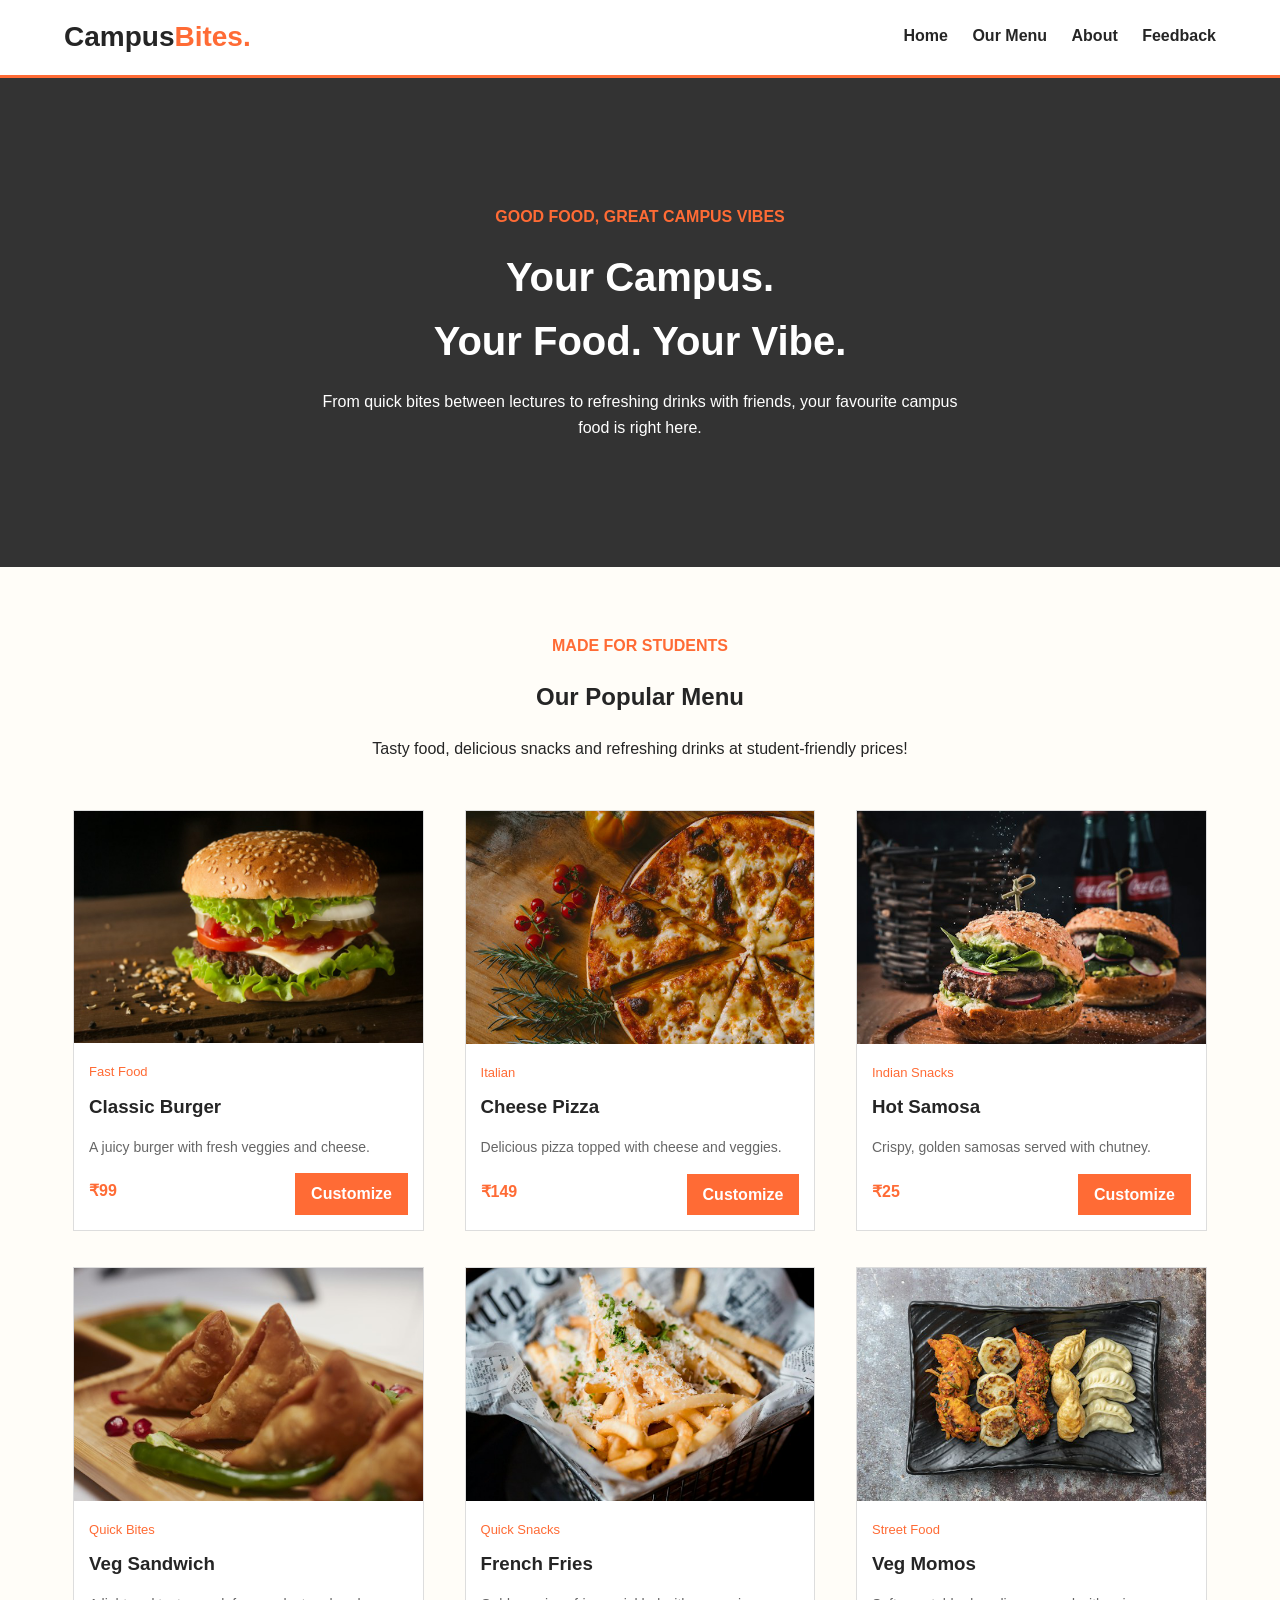
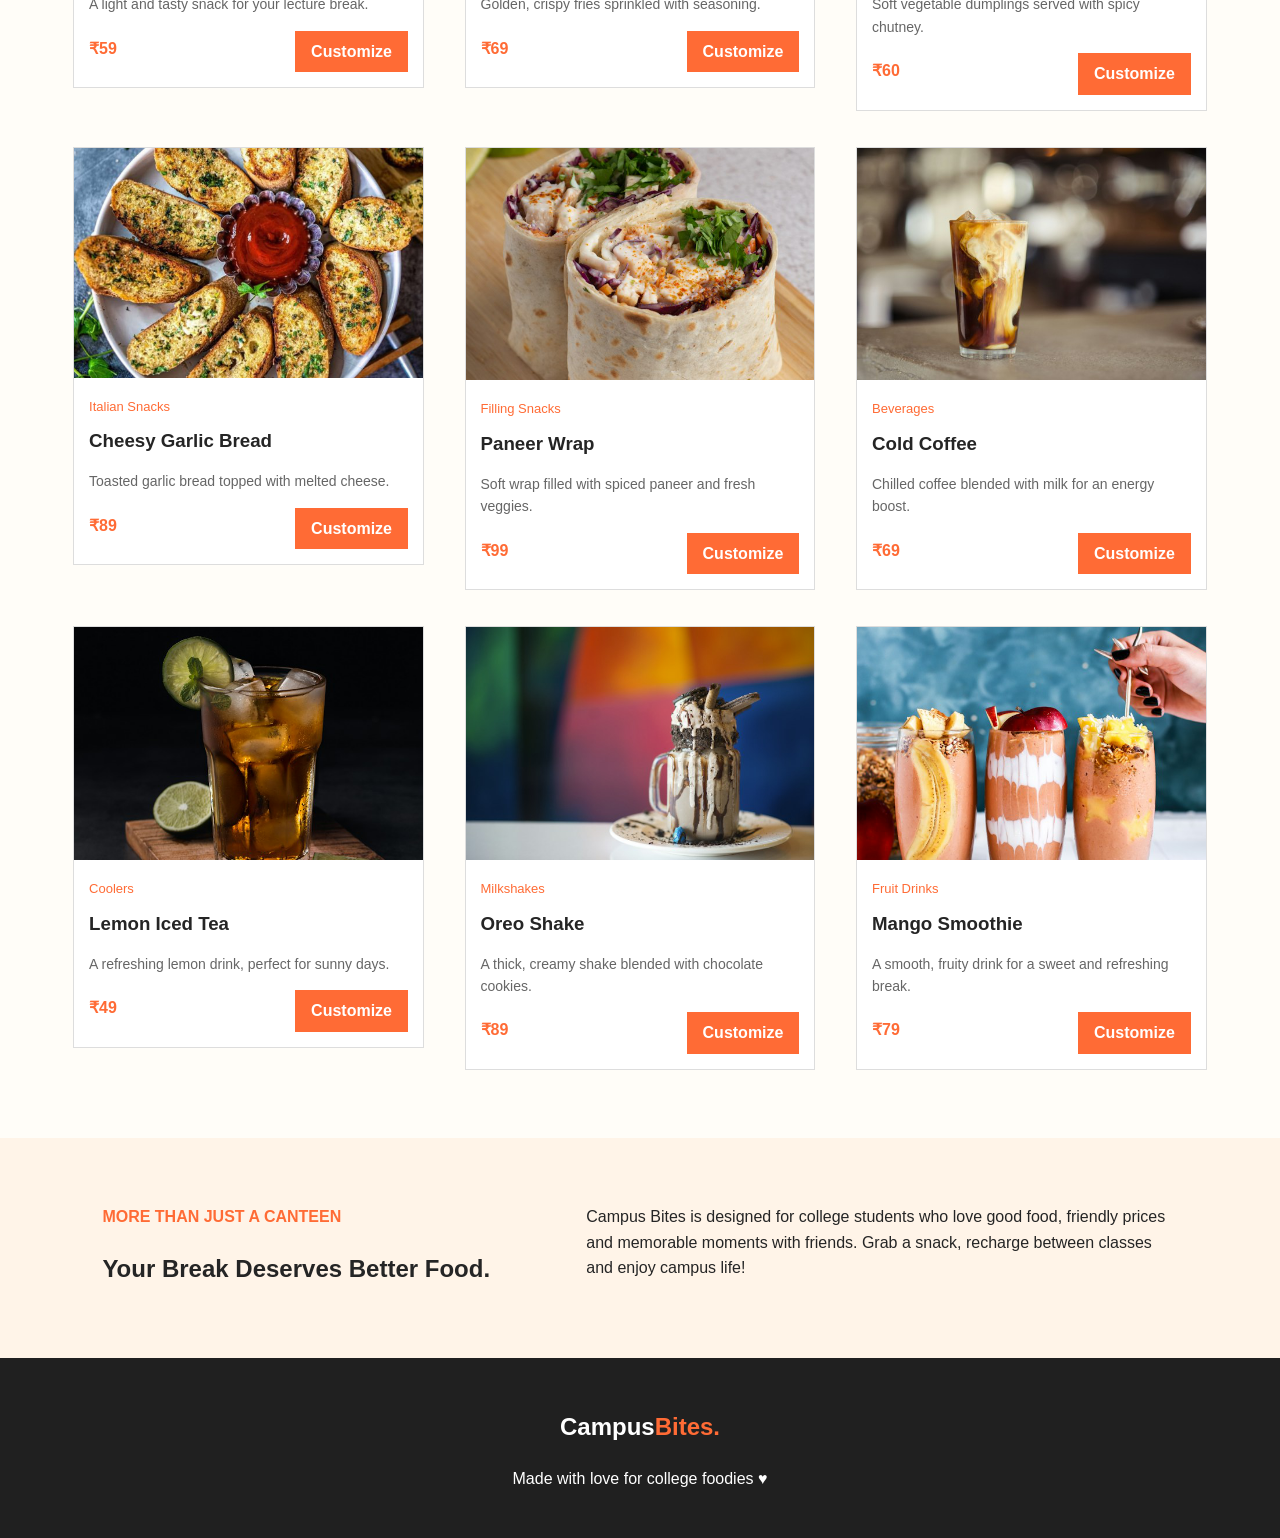
<file: campus-bites/index.html>
<!DOCTYPE html>
<html>
<head>
    <meta charset="UTF-8">
    <title>Campus Bites | College Canteen</title>
    <link rel="icon" type="image/png" href="images/favicon.png">
    <link rel="stylesheet" type="text/css" href="css/style.css">
</head>
<body>

    <div id="header">
        <h1 class="logo">Campus<span>Bites.</span></h1>
        <ul id="nav-links">
            <li><a href="index.html#home">Home</a></li>
            <li><a href="docs/menu.pdf" target="_blank">Our Menu</a></li>
            <li><a href="index.html#about">About</a></li>
            <li><a href="feedback.html">Feedback</a></li>
        </ul>
        <div class="clear"></div>
    </div>

    <div id="home">
        <div class="hero-box">
            <p class="tagline">GOOD FOOD, GREAT CAMPUS VIBES</p>
            <h2>Your Campus.<br>Your Food. Your Vibe.</h2>
            <p>
                From quick bites between lectures to refreshing drinks
                with friends, your favourite campus food is right here.
            </p>
        </div>
    </div>

    <div id="menu">
        <div class="section-heading">
            <p class="tagline">MADE FOR STUDENTS</p>
            <h2>Our Popular Menu</h2>
            <p>Tasty food, delicious snacks and refreshing drinks at student-friendly prices!</p>
        </div>

        <div class="menu-container">

            <div class="card">
                <img src="images/-classic-burger.png" alt="Classic burger">
                <div class="card-info">
                    <span class="category">Fast Food</span>
                    <h3>Classic Burger</h3>
                    <p>A juicy burger with fresh veggies and cheese.</p>
                    <div class="card-bottom">
                        <a href="items/classic-burger.html" class="button">Customize</a>
                        <span class="price">₹99</span>
                        <div class="clear"></div>
                    </div>
                </div>
            </div>

            <div class="card">
                <img src="images/02-cheese-pizza.png" alt="Cheese pizza">
                <div class="card-info">
                    <span class="category">Italian</span>
                    <h3>Cheese Pizza</h3>
                    <p>Delicious pizza topped with cheese and veggies.</p>
                    <div class="card-bottom">
                        <a href="items/cheese-pizza.html" class="button">Customize</a>
                        <span class="price">₹149</span>
                        <div class="clear"></div>
                    </div>
                </div>
            </div>

            <div class="card">
                <img src="images/03-veg-sandwitch.png" alt="Indian samosas">
                <div class="card-info">
                    <span class="category">Indian Snacks</span>
                    <h3>Hot Samosa</h3>
                    <p>Crispy, golden samosas served with chutney.</p>
                    <div class="card-bottom">
                        <a href="items/hot-samosa.html" class="button">Customize</a>
                        <span class="price">₹25</span>
                        <div class="clear"></div>
                    </div>
                </div>
            </div>

            <div class="card">
                <img src="images/04-hot-samosa.png" alt="Sandwich">
                <div class="card-info">
                    <span class="category">Quick Bites</span>
                    <h3>Veg Sandwich</h3>
                    <p>A light and tasty snack for your lecture break.</p>
                    <div class="card-bottom">
                        <a href="items/veg-sandwich.html" class="button">Customize</a>
                        <span class="price">₹59</span>
                        <div class="clear"></div>
                    </div>
                </div>
            </div>

            <div class="card">
                <img src="images/05-french-fries.png" alt="Crispy French fries">
                <div class="card-info">
                    <span class="category">Quick Snacks</span>
                    <h3>French Fries</h3>
                    <p>Golden, crispy fries sprinkled with seasoning.</p>
                    <div class="card-bottom">
                        <a href="items/french-fries.html" class="button">Customize</a>
                        <span class="price">₹69</span>
                        <div class="clear"></div>
                    </div>
                </div>
            </div>

            <div class="card">
                <img src="images/06-veg-momos.png" alt="Steamed dumplings">
                <div class="card-info">
                    <span class="category">Street Food</span>
                    <h3>Veg Momos</h3>
                    <p>Soft vegetable dumplings served with spicy chutney.</p>
                    <div class="card-bottom">
                        <a href="items/veg-momos.html" class="button">Customize</a>
                        <span class="price">₹60</span>
                        <div class="clear"></div>
                    </div>
                </div>
            </div>

            <div class="card">
                <img src="images/07-garlic-bread.jpg.jpeg" alt="Garlic bread">
                <div class="card-info">
                    <span class="category">Italian Snacks</span>
                    <h3>Cheesy Garlic Bread</h3>
                    <p>Toasted garlic bread topped with melted cheese.</p>
                    <div class="card-bottom">
                        <a href="items/cheesy-garlic-bread.html" class="button">Customize</a>
                        <span class="price">₹89</span>
                        <div class="clear"></div>
                    </div>
                </div>
            </div>

            <div class="card">
                <img src="images/08-paneer-wrap.png" alt="Vegetable wrap">
                <div class="card-info">
                    <span class="category">Filling Snacks</span>
                    <h3>Paneer Wrap</h3>
                    <p>Soft wrap filled with spiced paneer and fresh veggies.</p>
                    <div class="card-bottom">
                        <a href="items/paneer-wrap.html" class="button">Customize</a>
                        <span class="price">₹99</span>
                        <div class="clear"></div>
                    </div>
                </div>
            </div>

            <div class="card">
                <img src="images/09-cold-coffee.png" alt="Iced coffee">
                <div class="card-info">
                    <span class="category">Beverages</span>
                    <h3>Cold Coffee</h3>
                    <p>Chilled coffee blended with milk for an energy boost.</p>
                    <div class="card-bottom">
                        <a href="items/cold-coffee.html" class="button">Customize</a>
                        <span class="price">₹69</span>
                        <div class="clear"></div>
                    </div>
                </div>
            </div>

            <div class="card">
                <img src="images/10-lemon-iced-tea.png" alt="Refreshing iced tea">
                <div class="card-info">
                    <span class="category">Coolers</span>
                    <h3>Lemon Iced Tea</h3>
                    <p>A refreshing lemon drink, perfect for sunny days.</p>
                    <div class="card-bottom">
                        <a href="items/lemon-iced-tea.html" class="button">Customize</a>
                        <span class="price">₹49</span>
                        <div class="clear"></div>
                    </div>
                </div>
            </div>

            <div class="card">
                <img src="images/12-oreo-shake.png" alt="Cookies and cream milkshake">
                <div class="card-info">
                    <span class="category">Milkshakes</span>
                    <h3>Oreo Shake</h3>
                    <p>A thick, creamy shake blended with chocolate cookies.</p>
                    <div class="card-bottom">
                        <a href="items/oreo-shake.html" class="button">Customize</a>
                        <span class="price">₹89</span>
                        <div class="clear"></div>
                    </div>
                </div>
            </div>

            <div class="card">
                <img src="images/11-mango-smoothi.png" alt="Fresh fruit smoothie">
                <div class="card-info">
                    <span class="category">Fruit Drinks</span>
                    <h3>Mango Smoothie</h3>
                    <p>A smooth, fruity drink for a sweet and refreshing break.</p>
                    <div class="card-bottom">
                        <a href="items/mango-smoothie.html" class="button">Customize</a>
                        <span class="price">₹79</span>
                        <div class="clear"></div>
                    </div>
                </div>
            </div>

        </div>
    </div>

    <div id="about">
        <div class="about-left">
            <p class="tagline">MORE THAN JUST A CANTEEN</p>
            <h2>Your Break Deserves Better Food.</h2>
        </div>
        <div class="about-right">
            <p>
                Campus Bites is designed for college students who love good
                food, friendly prices and memorable moments with friends.
                Grab a snack, recharge between classes and enjoy campus life!
            </p>
        </div>
        <div class="clear"></div>
    </div>

    <div id="footer">
        <h2>Campus<span>Bites.</span></h2>
        <p>Made with love for college foodies &hearts;</p>
    </div>

</body>
</html>
</file>
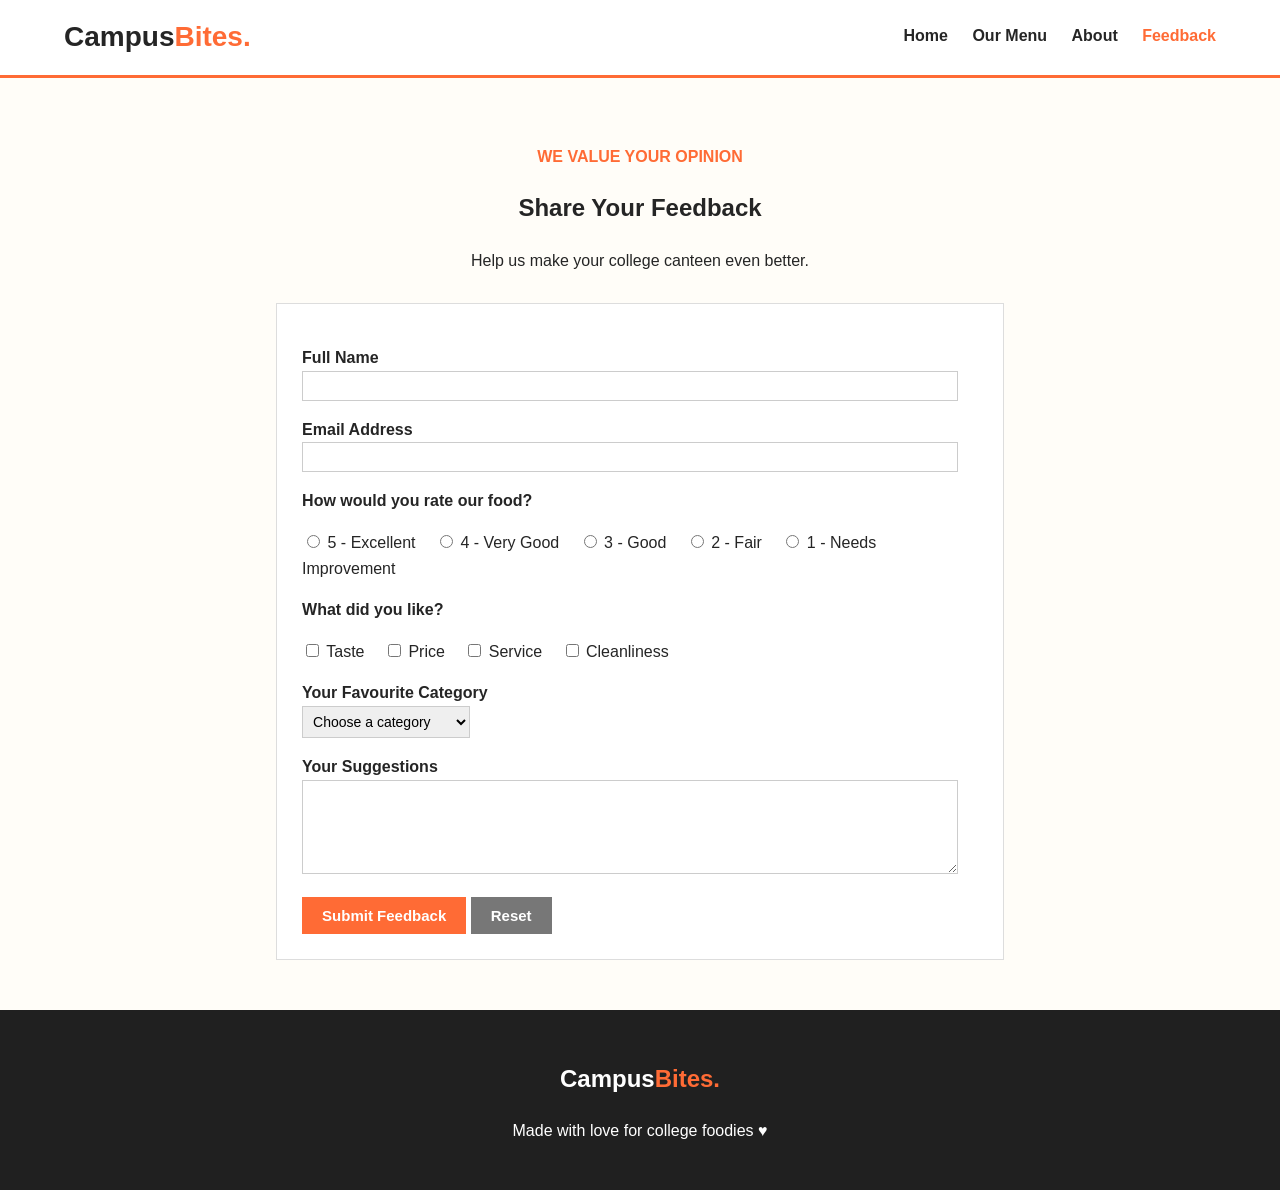
<file: campus-bites/feedback.html>
<!DOCTYPE html>
<html>
<head>
    <meta charset="UTF-8">
    <title>Feedback | Campus Bites</title>
    <link rel="icon" type="image/png" href="images/favicon.png">
    <link rel="stylesheet" type="text/css" href="css/style.css">
</head>
<body>

    <div id="header">
        <h1 class="logo">Campus<span>Bites.</span></h1>
        <ul id="nav-links">
            <li><a href="index.html#home">Home</a></li>
            <li><a href="docs/menu.pdf" target="_blank">Our Menu</a></li>
            <li><a href="index.html#about">About</a></li>
            <li><a href="feedback.html" class="active">Feedback</a></li>
        </ul>
        <div class="clear"></div>
    </div>

    <div id="feedback">
        <div class="section-heading">
            <p class="tagline">WE VALUE YOUR OPINION</p>
            <h2>Share Your Feedback</h2>
            <p>Help us make your college canteen even better.</p>
        </div>

        <div class="feedback-form">
            <form action="feedback.html" method="get">
                <p><label for="name">Full Name</label><br>
                <input type="text" id="name" name="name" size="40" class="text-box wide"></p>

                <p><label for="email">Email Address</label><br>
                <input type="text" id="email" name="email" size="40" class="text-box wide"></p>

                <p class="group-title">How would you rate our food?</p>
                <p>
                <label class="inline"><input type="radio" name="rating" value="5"> 5 - Excellent</label>
                <label class="inline"><input type="radio" name="rating" value="4"> 4 - Very Good</label>
                <label class="inline"><input type="radio" name="rating" value="3"> 3 - Good</label>
                <label class="inline"><input type="radio" name="rating" value="2"> 2 - Fair</label>
                <label class="inline"><input type="radio" name="rating" value="1"> 1 - Needs Improvement</label>
                </p>

                <p class="group-title">What did you like?</p>
                <p>
                <label class="inline"><input type="checkbox" name="liked" value="Taste"> Taste</label>
                <label class="inline"><input type="checkbox" name="liked" value="Price"> Price</label>
                <label class="inline"><input type="checkbox" name="liked" value="Service"> Service</label>
                <label class="inline"><input type="checkbox" name="liked" value="Cleanliness"> Cleanliness</label>
                </p>

                <p><label for="favorite" class="group-title">Your Favourite Category</label><br>
                <select id="favorite" name="favorite" class="text-box">
                    <option value="">Choose a category</option>
                    <option value="Fast Food &amp; Italian">Fast Food &amp; Italian</option>
                    <option value="Snacks &amp; Quick Bites">Snacks &amp; Quick Bites</option>
                    <option value="Beverages &amp; Shakes">Beverages &amp; Shakes</option>
                </select></p>

                <p><label for="message" class="group-title">Your Suggestions</label><br>
                <textarea id="message" name="message" rows="5" cols="50" class="text-box wide"></textarea></p>

                <input type="submit" value="Submit Feedback" class="submit-btn">
                <input type="reset" value="Reset" class="reset-btn">
            </form>
        </div>
    </div>

    <div id="footer">
        <h2>Campus<span>Bites.</span></h2>
        <p>Made with love for college foodies &hearts;</p>
    </div>

</body>
</html>
</file>
<file: campus-bites/css/style.css>
body {
    font-family: Arial, sans-serif;
    background-color: rgb(255, 253, 248);
    color: rgb(37, 37, 37);
    margin: 0;
    line-height: 1.6;
}

.clear {
    clear: both;
}

.tagline {
    color: rgb(255, 107, 53);
    font-weight: bold;
}

.category {
    color: rgb(255, 107, 53);
    font-size: 13px;
}

.price {
    color: rgb(255, 107, 53);
    font-weight: bold;
}

#header {
    background-color: rgb(255, 255, 255);
    padding: 15px 5%;
    border-bottom: 3px solid rgb(255, 107, 53);
}

.logo {
    float: left;
    margin: 0;
    font-size: 28px;
}

.logo span,
#footer span {
    color: rgb(255, 107, 53);
}

#nav-links {
    float: right;
    margin: 8px 0 0 0;
    padding: 0;
    list-style-type: none;
}

#nav-links li {
    display: inline;
    margin-left: 20px;
}

#nav-links a {
    text-decoration: none;
    color: rgb(37, 37, 37);
    font-weight: bold;
}

#nav-links a.active {
    color: rgb(255, 107, 53);
}

#home {
    padding: 80px 8%;
    background-color: rgb(51, 51, 51);
    background-image: url("https://images.unsplash.com/photo-1504674900247-0877df9cc836?w=1600");
    background-repeat: no-repeat;
    background-position: center;
}

.hero-box {
    width: 60%;
    margin: 0 auto;
    padding: 30px;
    background-color: rgb(51, 51, 51);
    color: rgb(255, 255, 255);
    text-align: center;
}

.hero-box h2 {
    font-size: 40px;
    margin: 15px 0;
}

.button {
    display: inline-block;
    background-color: rgb(255, 107, 53);
    color: rgb(255, 255, 255);
    padding: 8px 16px;
    text-decoration: none;
    font-weight: bold;
}

.submit-btn,
.reset-btn {
    padding: 10px 20px;
    border: none;
    color: rgb(255, 255, 255);
    font-size: 15px;
    font-weight: bold;
}

.submit-btn {
    background-color: rgb(255, 107, 53);
}

.reset-btn {
    background-color: rgb(119, 119, 119);
}

.section-heading {
    text-align: center;
    margin-bottom: 30px;
}

#menu {
    padding: 50px 3%;
}

.menu-container {
    text-align: center;
}

.card {
    display: inline-block;
    vertical-align: top;
    width: 29%;
    margin: 1.5%;
    background-color: rgb(255, 255, 255);
    border: 1px solid rgb(221, 221, 221);
    text-align: left;
}

.card img {
    display: block;
    width: 100%;
    height: auto;
}

.card-info {
    padding: 15px;
}

.card-info h3 {
    margin: 8px 0;
}

.card-info p {
    color: rgb(102, 102, 102);
    font-size: 14px;
}

.card-bottom {
    margin-top: 15px;
}

.card-bottom .button {
    float: right;
}

.card-bottom .price {
    float: left;
    line-height: 36px;
}

#about {
    background-color: rgb(255, 244, 232);
    padding: 50px 8%;
}

.about-left {
    float: left;
    width: 40%;
}

.about-right {
    float: right;
    width: 55%;
}

#product {
    padding: 40px 6% 60px 6%;
}

.back-link {
    display: block;
    margin-bottom: 20px;
    color: rgb(255, 107, 53);
    font-weight: bold;
    text-decoration: none;
}

.product-left {
    float: left;
    width: 42%;
    padding: 20px;
    background-color: rgb(255, 255, 255);
    border: 1px solid rgb(221, 221, 221);
}

.product-right {
    float: right;
    width: 42%;
    padding: 20px;
    background-color: rgb(255, 255, 255);
    border: 1px solid rgb(221, 221, 221);
}

.product-left img {
    width: 100%;
    height: auto;
}

.ingredient-list {
    list-style-type: square;
    color: rgb(68, 68, 68);
}

.option-group {
    margin-bottom: 18px;
}

.group-title {
    font-weight: bold;
    margin-bottom: 5px;
}

.option-group label {
    display: block;
}

.text-box {
    font-family: Arial, sans-serif;
    font-size: 14px;
    padding: 6px;
    border: 1px solid rgb(204, 204, 204);
}

.wide {
    width: 95%;
}

#feedback {
    padding: 50px 6%;
}

.feedback-form {
    width: 60%;
    margin: 0 auto;
    padding: 25px;
    background-color: rgb(255, 255, 255);
    border: 1px solid rgb(221, 221, 221);
}

.feedback-form label {
    font-weight: bold;
}

.feedback-form label.inline {
    font-weight: normal;
    margin-right: 15px;
}

#footer {
    background-color: rgb(32, 32, 32);
    color: rgb(255, 255, 255);
    text-align: center;
    padding: 30px;
}
</file>
